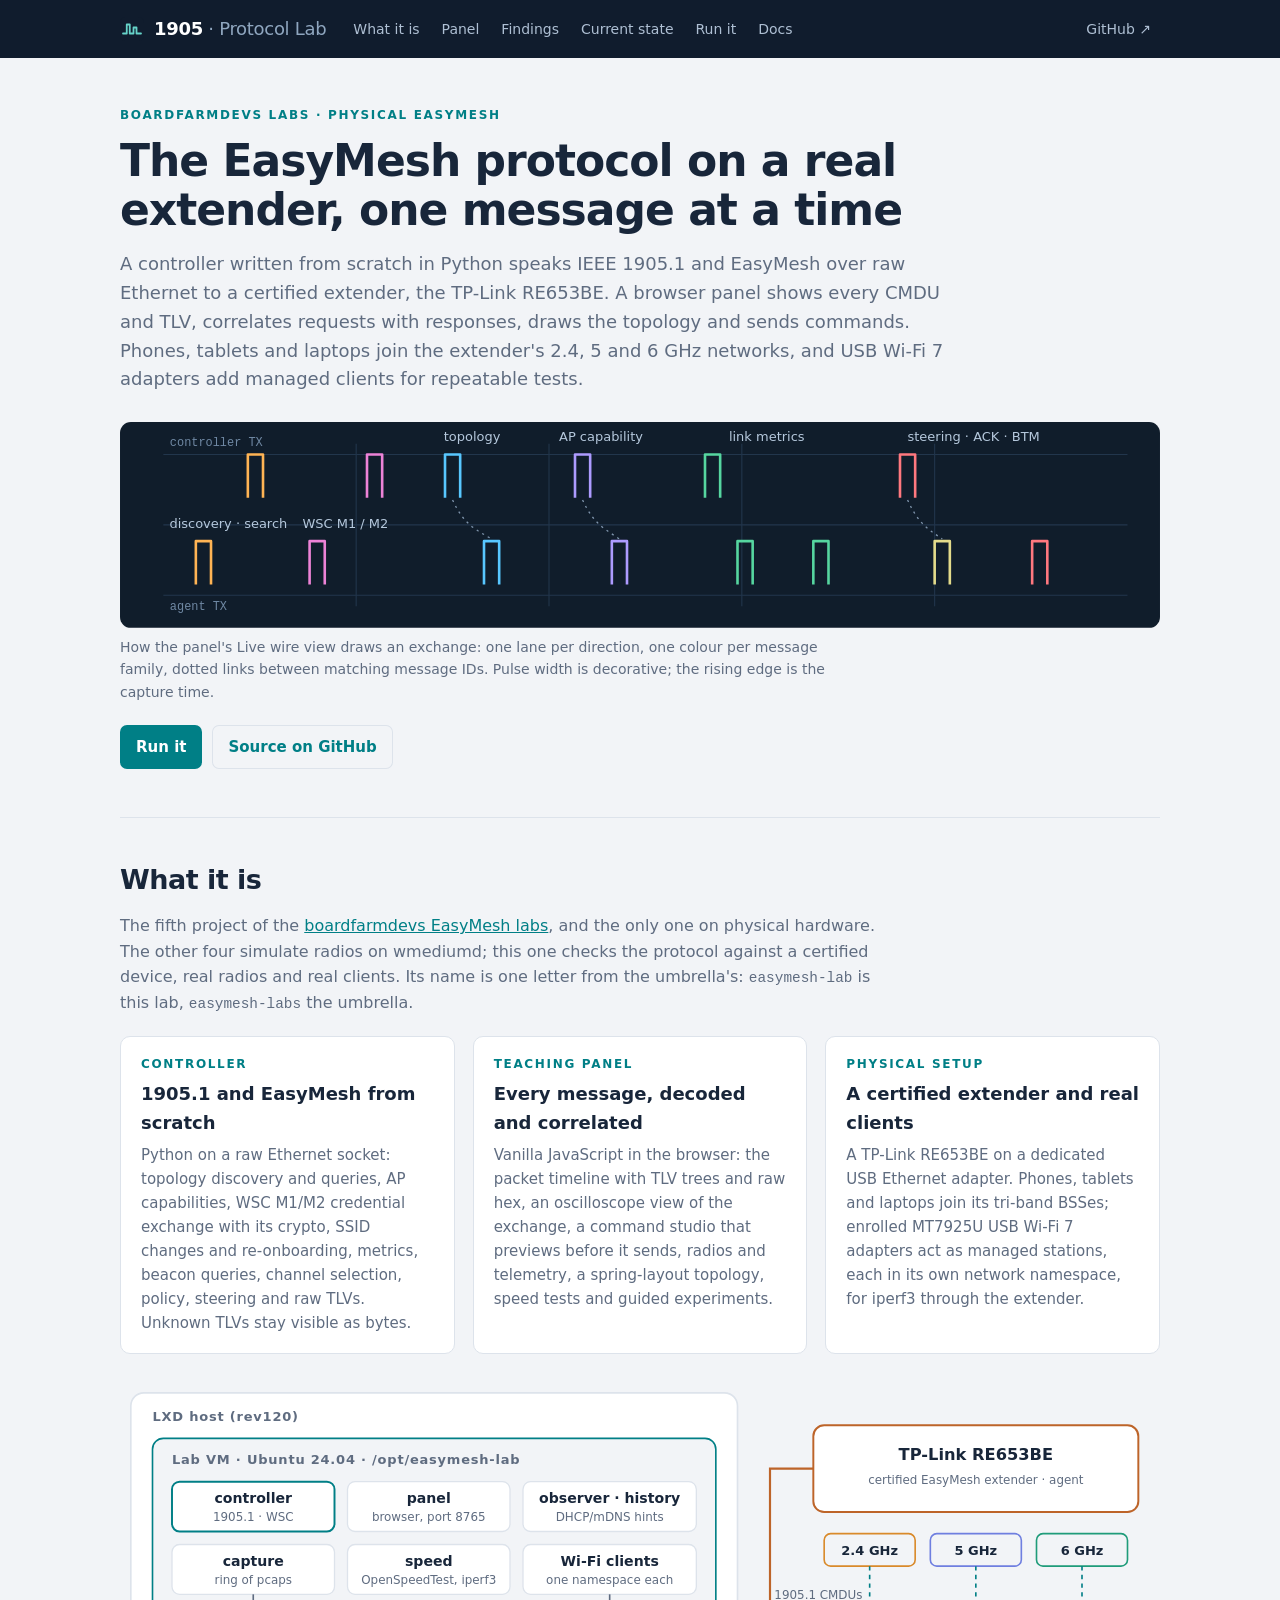
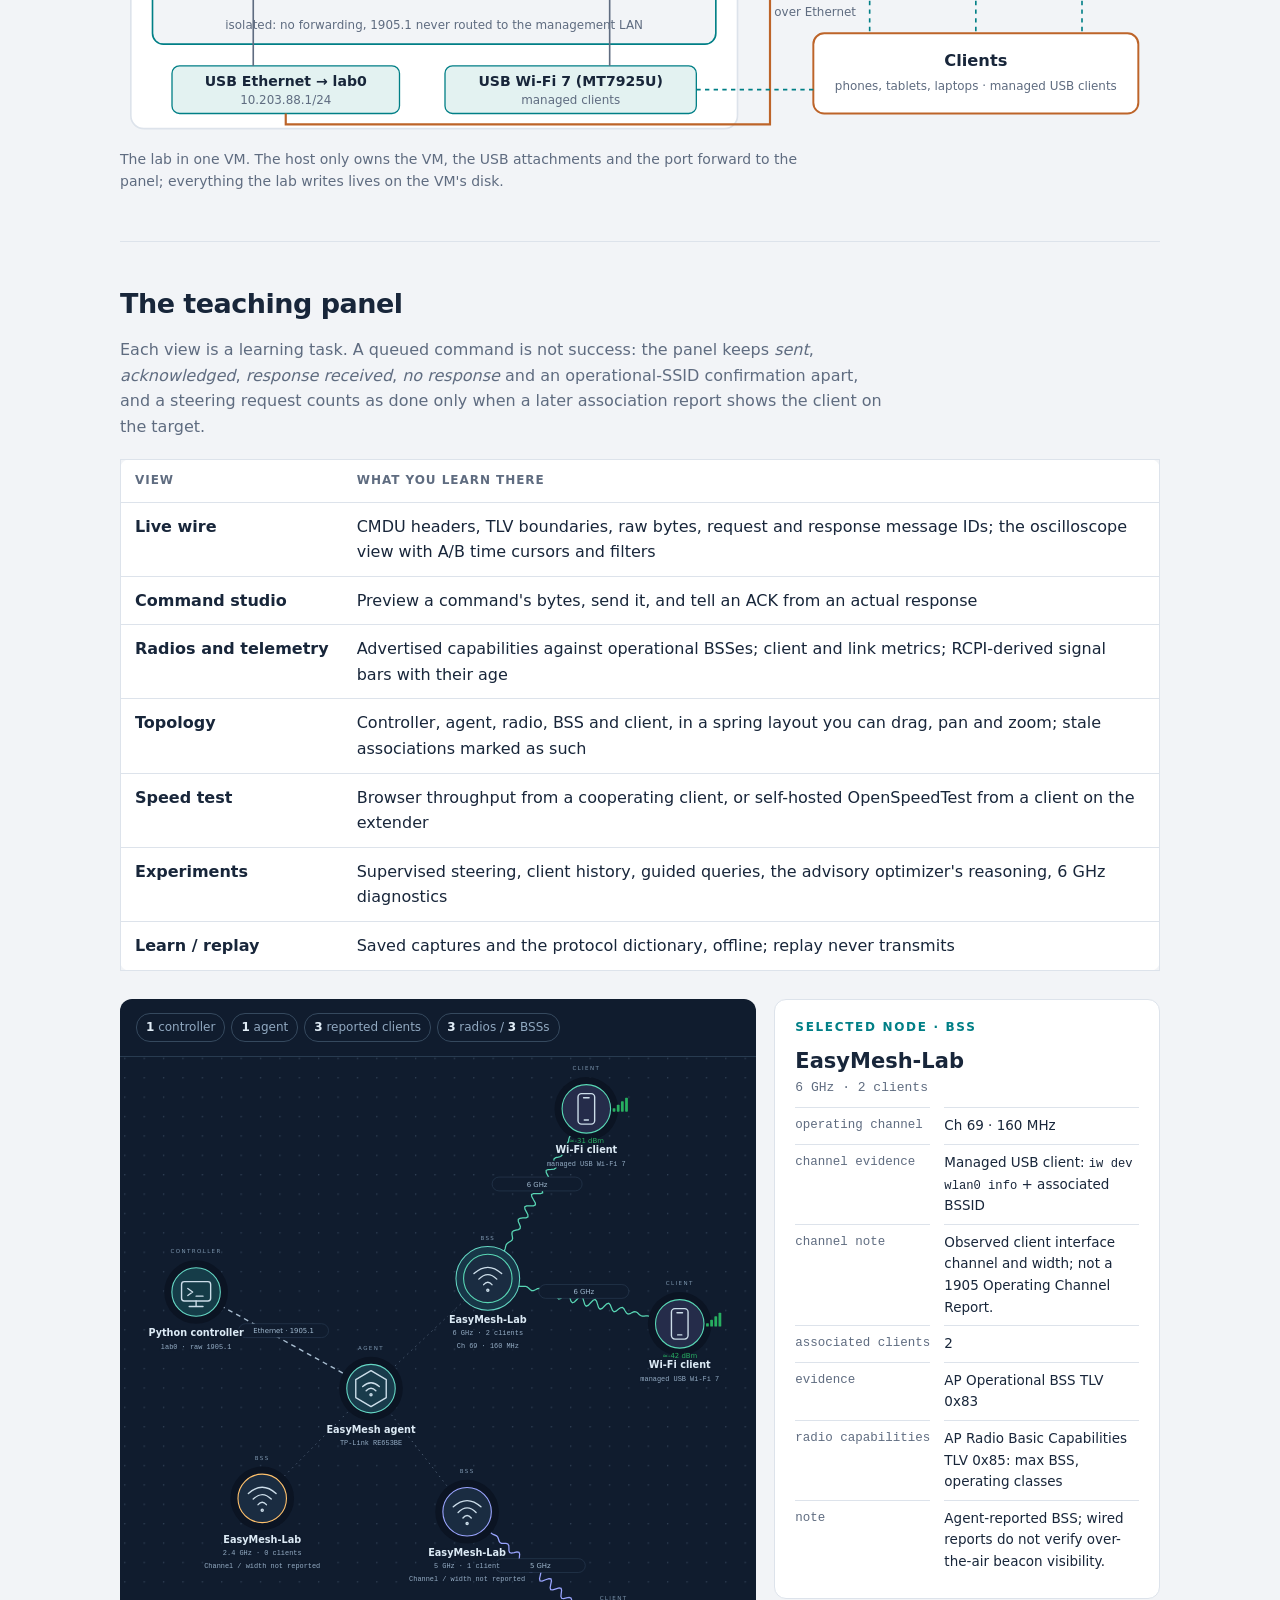
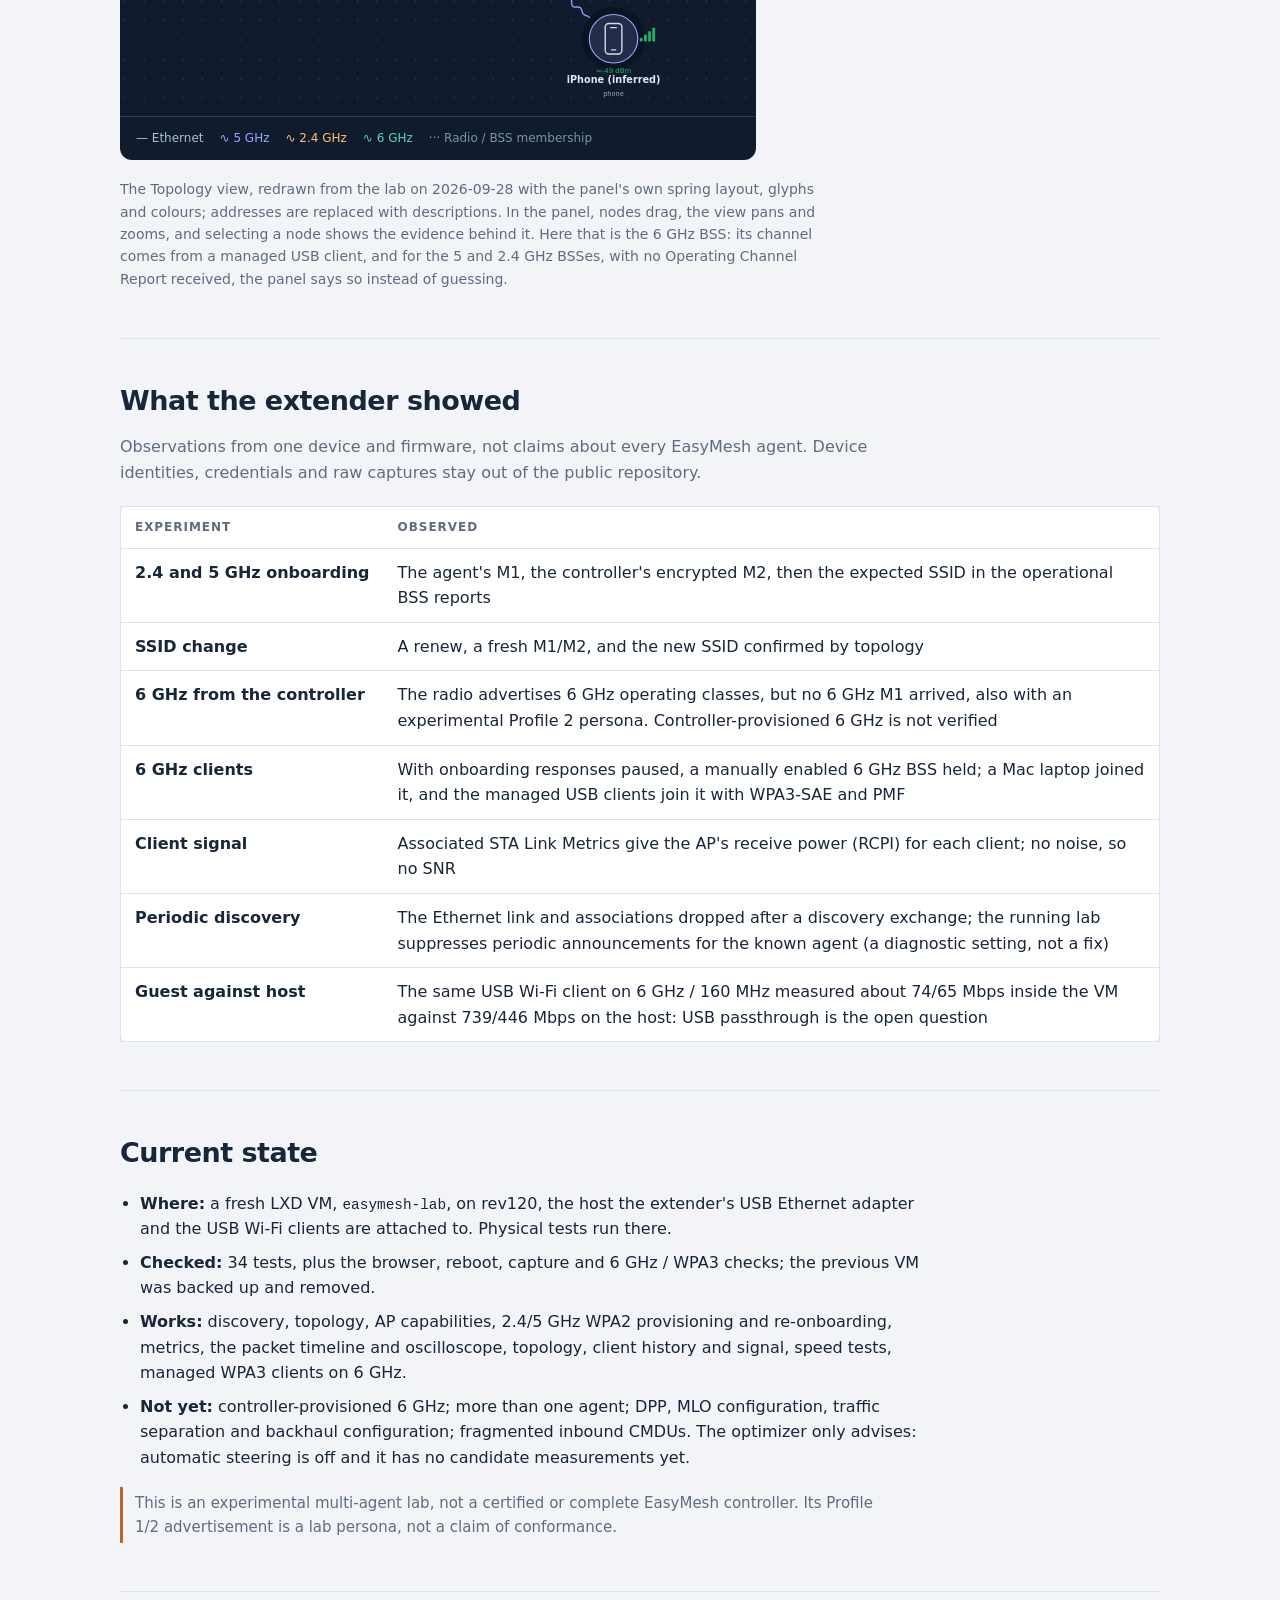
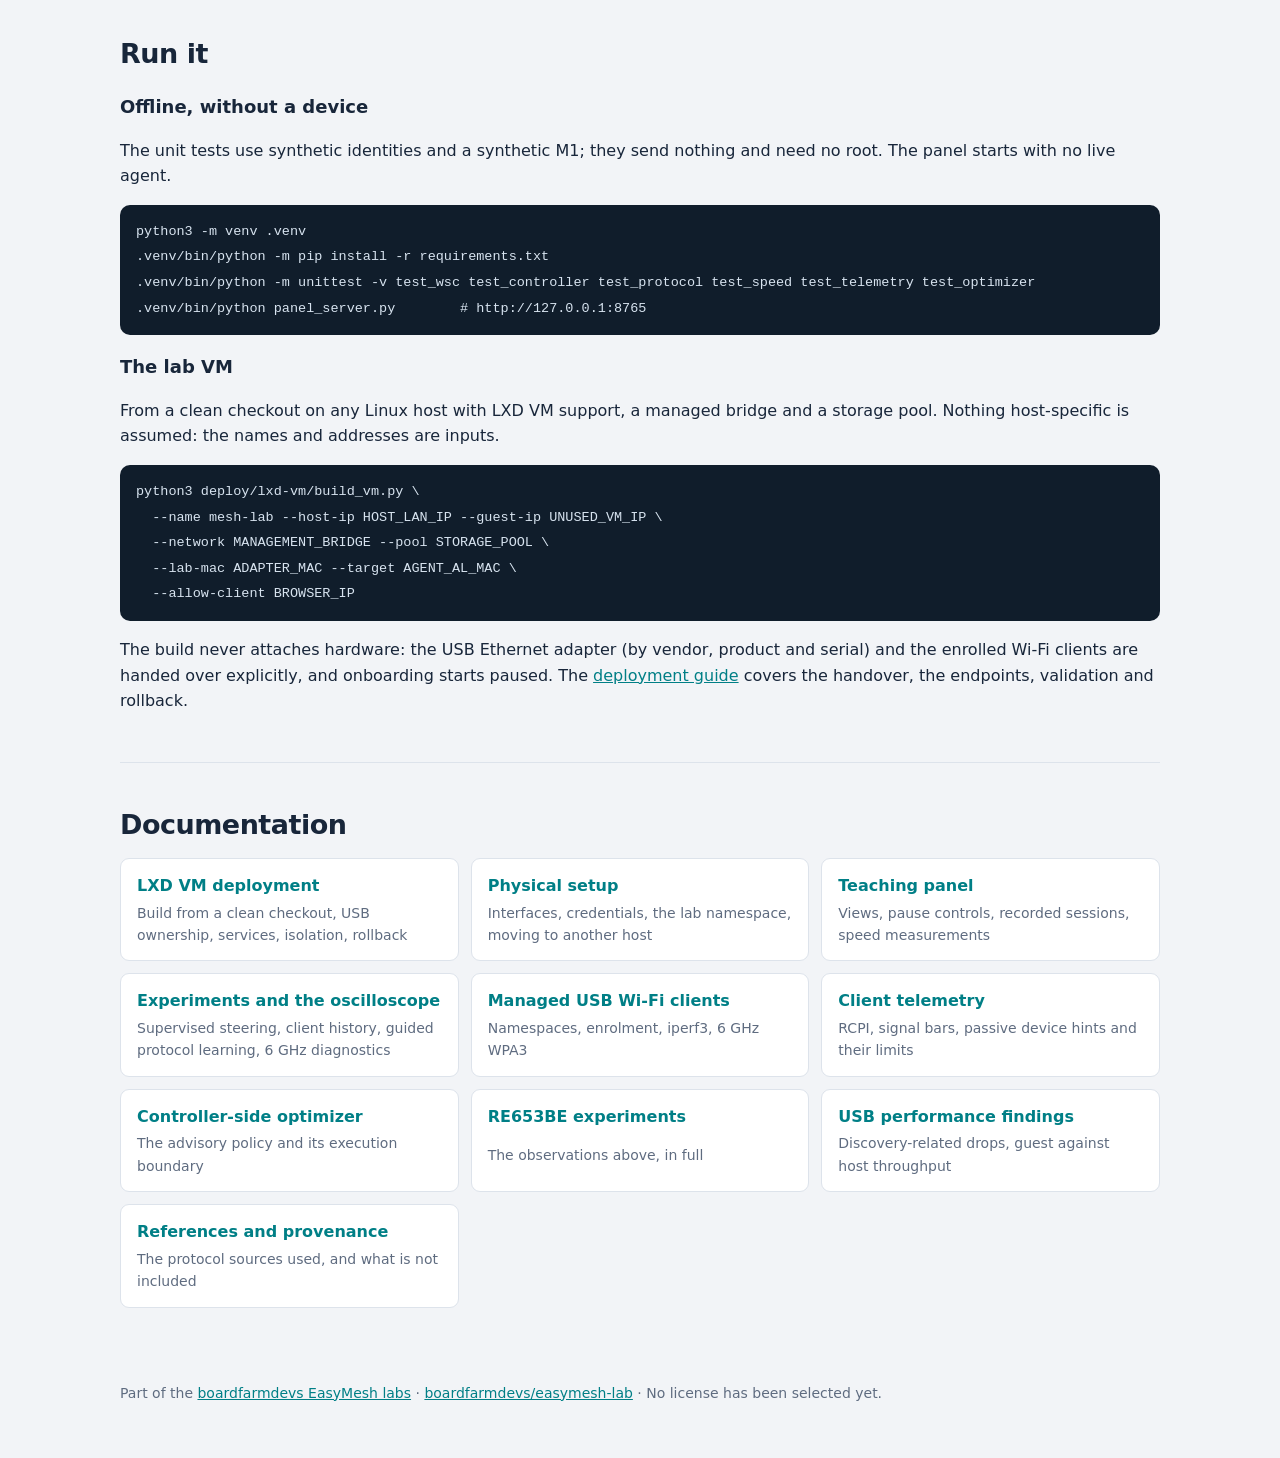
<file: site/index.html>
<!doctype html>
<html lang="en">
<head>
<meta charset="utf-8">
<meta name="viewport" content="width=device-width, initial-scale=1">
<title>EasyMesh Protocol Lab</title>
<meta name="description" content="A physical EasyMesh lab: a Python IEEE 1905.1 / EasyMesh controller written from scratch and a browser teaching panel, driving a certified TP-Link RE653BE extender with real tri-band clients.">
<link rel="icon" href="icon.svg" type="image/svg+xml">
<link rel="stylesheet" href="style.css">
</head>
<body>
<header class="top">
  <nav class="topnav" aria-label="Sections">
    <a class="brand" href="#top"><img src="icon.svg" width="24" height="24" alt=""><span>1905<span class="brand-sub"> · Protocol Lab</span></span></a>
    <div class="navlinks">
      <a href="#what">What it is</a>
      <a href="#panel">Panel</a>
      <a href="#findings">Findings</a>
      <a href="#state">Current state</a>
      <a href="#run">Run it</a>
      <a href="#docs">Docs</a>
    </div>
    <a class="repo" href="https://github.com/boardfarmdevs/easymesh-lab">GitHub&nbsp;↗</a>
  </nav>
</header>

<main id="top">
  <section class="hero">
    <p class="eyebrow">boardfarmdevs labs · Physical EasyMesh</p>
    <h1>The EasyMesh protocol on a real extender, one message at a time</h1>
    <p class="lead">A controller written from scratch in Python speaks IEEE 1905.1 and EasyMesh over
    raw Ethernet to a certified extender, the TP-Link RE653BE. A browser panel shows every CMDU and TLV,
    correlates requests with responses, draws the topology and sends commands. Phones, tablets and
    laptops join the extender's 2.4, 5 and 6 GHz networks, and USB Wi-Fi 7 adapters add managed clients
    for repeatable tests.</p>
    <figure class="scope" aria-labelledby="scope-caption">
      <svg viewBox="0 0 960 190" role="img" aria-label="A 1905.1 exchange drawn as an oscilloscope trace: discovery, autoconfiguration search and response, WSC M1 and M2, topology query and response, AP capability, metrics and a steering request with its ACK. Controller transmissions on the upper lane, agent transmissions on the lower lane.">
        <rect class="scope-bg" x="0" y="0" width="960" height="190" rx="10"/>
        <g class="grid">
          <path d="M40 30H930M40 95H930M40 160H930"/>
          <path d="M218 20V170M396 20V170M574 20V170M752 20V170"/>
        </g>
        <text class="lane" x="46" y="22">controller TX</text>
        <text class="lane" x="46" y="174">agent TX</text>
        <g class="pulses">
          <path class="p discovery" d="M70 150V110H84V150"/>
          <path class="p discovery" d="M118 70V30H132V70"/>
          <path class="p wsc" d="M175 150V110H189V150"/>
          <path class="p wsc" d="M228 70V30H242V70"/>
          <path class="p topology" d="M300 70V30H314V70"/>
          <path class="p topology" d="M336 150V110H350V150"/>
          <path class="p capability" d="M420 70V30H434V70"/>
          <path class="p capability" d="M454 150V110H468V150"/>
          <path class="p metrics" d="M540 70V30H554V70"/>
          <path class="p metrics" d="M570 150V110H584V150"/>
          <path class="p metrics" d="M640 150V110H654V150"/>
          <path class="p steering" d="M720 70V30H734V70"/>
          <path class="p ack" d="M752 150V110H766V150"/>
          <path class="p steering" d="M842 150V110H856V150"/>
        </g>
        <g class="mid">
          <path d="M307 72C318 96 330 100 343 108"/>
          <path d="M427 72C438 96 450 100 461 108"/>
          <path d="M727 72C738 96 748 100 759 108"/>
        </g>
        <g class="labels">
          <text x="100" y="98">discovery · search</text>
          <text x="208" y="98">WSC M1 / M2</text>
          <text x="325" y="18">topology</text>
          <text x="444" y="18">AP capability</text>
          <text x="597" y="18">link metrics</text>
          <text x="788" y="18">steering · ACK · BTM</text>
        </g>
      </svg>
      <figcaption id="scope-caption">How the panel's Live wire view draws an exchange: one lane per direction,
      one colour per message family, dotted links between matching message IDs. Pulse width is
      decorative; the rising edge is the capture time.</figcaption>
    </figure>
    <p class="hero-actions"><a class="button" href="#run">Run it</a> <a class="button ghost" href="https://github.com/boardfarmdevs/easymesh-lab">Source on GitHub</a></p>
  </section>

  <section id="what">
    <h2>What it is</h2>
    <p class="section-lead">The fifth project of the <a href="https://mesh.vcpe.dev/">boardfarmdevs EasyMesh labs</a>,
    and the only one on physical hardware. The other four simulate radios on wmediumd; this one checks the
    protocol against a certified device, real radios and real clients. Its name is one letter from the
    umbrella's: <code>easymesh-lab</code> is this lab, <code>easymesh-labs</code> the umbrella.</p>
    <div class="cards">
      <article class="card">
        <p class="tag">Controller</p>
        <h3>1905.1 and EasyMesh from scratch</h3>
        <p>Python on a raw Ethernet socket: topology discovery and queries, AP capabilities, WSC M1/M2
        credential exchange with its crypto, SSID changes and re-onboarding, metrics, beacon queries,
        channel selection, policy, steering and raw TLVs. Unknown TLVs stay visible as bytes.</p>
      </article>
      <article class="card">
        <p class="tag">Teaching panel</p>
        <h3>Every message, decoded and correlated</h3>
        <p>Vanilla JavaScript in the browser: the packet timeline with TLV trees and raw hex, an
        oscilloscope view of the exchange, a command studio that previews before it sends, radios and
        telemetry, a spring-layout topology, speed tests and guided experiments.</p>
      </article>
      <article class="card">
        <p class="tag">Physical setup</p>
        <h3>A certified extender and real clients</h3>
        <p>A TP-Link RE653BE on a dedicated USB Ethernet adapter. Phones, tablets and laptops join its
        tri-band BSSes; enrolled MT7925U USB Wi-Fi 7 adapters act as managed stations, each in its own
        network namespace, for iperf3 through the extender.</p>
      </article>
    </div>

    <figure class="diagram">
      <svg viewBox="0 0 960 330" role="img" aria-label="Layout: an LXD host runs the lab VM with the controller, panel, observer, capture, speed and OpenSpeedTest services. A dedicated USB Ethernet adapter, passed into the VM as lab0, carries IEEE 1905.1 to the TP-Link RE653BE extender. The extender's 2.4, 5 and 6 GHz radios serve phones, tablets and laptops, and USB Wi-Fi clients passed into the VM, each in its own namespace.">
        <rect class="zone" x="10" y="10" width="560" height="310" rx="12"/>
        <text class="zone-t" x="30" y="36">LXD host (rev120)</text>
        <rect class="zone vm" x="30" y="52" width="520" height="190" rx="10"/>
        <text class="zone-t" x="48" y="76">Lab VM · Ubuntu 24.04 · /opt/easymesh-lab</text>
        <rect class="svc ctl" x="48" y="92" width="150" height="46" rx="7"/>
        <text class="svc-t" x="123" y="112">controller</text><text class="svc-s" x="123" y="128">1905.1 · WSC</text>
        <rect class="svc" x="210" y="92" width="150" height="46" rx="7"/>
        <text class="svc-t" x="285" y="112">panel</text><text class="svc-s" x="285" y="128">browser, port 8765</text>
        <rect class="svc" x="372" y="92" width="160" height="46" rx="7"/>
        <text class="svc-t" x="452" y="112">observer · history</text><text class="svc-s" x="452" y="128">DHCP/mDNS hints</text>
        <rect class="svc" x="48" y="150" width="150" height="46" rx="7"/>
        <text class="svc-t" x="123" y="170">capture</text><text class="svc-s" x="123" y="186">ring of pcaps</text>
        <rect class="svc" x="210" y="150" width="150" height="46" rx="7"/>
        <text class="svc-t" x="285" y="170">speed</text><text class="svc-s" x="285" y="186">OpenSpeedTest, iperf3</text>
        <rect class="svc" x="372" y="150" width="160" height="46" rx="7"/>
        <text class="svc-t" x="452" y="170">Wi-Fi clients</text><text class="svc-s" x="452" y="186">one namespace each</text>
        <text class="svc-s" x="290" y="228">isolated: no forwarding, 1905.1 never routed to the management LAN</text>
        <rect class="usb" x="48" y="262" width="210" height="44" rx="7"/>
        <text class="svc-t" x="153" y="281">USB Ethernet → lab0</text><text class="svc-s" x="153" y="297">10.203.88.1/24</text>
        <rect class="usb" x="300" y="262" width="232" height="44" rx="7"/>
        <text class="svc-t" x="416" y="281">USB Wi-Fi 7 (MT7925U)</text><text class="svc-s" x="416" y="297">managed clients</text>
        <path class="wire" d="M123 196V262"/>
        <path class="wire" d="M452 196V262"/>
        <rect class="dev" x="640" y="40" width="300" height="80" rx="10"/>
        <text class="dev-t" x="790" y="72">TP-Link RE653BE</text>
        <text class="svc-s" x="790" y="94">certified EasyMesh extender · agent</text>
        <path class="wire eth" d="M153 306V316H600V80H640"/>
        <text class="svc-s" x="604" y="200" style="text-anchor:start">1905.1 CMDUs</text>
        <text class="svc-s" x="604" y="216" style="text-anchor:start">over Ethernet</text>
        <g class="bands">
          <rect class="band b24" x="650" y="140" width="84" height="30" rx="6"/><text x="692" y="160">2.4 GHz</text>
          <rect class="band b5" x="748" y="140" width="84" height="30" rx="6"/><text x="790" y="160">5 GHz</text>
          <rect class="band b6" x="846" y="140" width="84" height="30" rx="6"/><text x="888" y="160">6 GHz</text>
        </g>
        <path class="air" d="M692 170V232M790 170V232M888 170V232"/>
        <rect class="dev" x="640" y="232" width="300" height="74" rx="10"/>
        <text class="dev-t" x="790" y="262">Clients</text>
        <text class="svc-s" x="790" y="284">phones, tablets, laptops · managed USB clients</text>
        <path class="air" d="M532 284H640"/>
      </svg>
      <figcaption>The lab in one VM. The host only owns the VM, the USB attachments and the port forward to the
      panel; everything the lab writes lives on the VM's disk.</figcaption>
    </figure>
  </section>

  <section id="panel">
    <h2>The teaching panel</h2>
    <p class="section-lead">Each view is a learning task. A queued command is not success: the panel keeps
    <em>sent</em>, <em>acknowledged</em>, <em>response received</em>, <em>no response</em> and an operational-SSID
    confirmation apart, and a steering request counts as done only when a later association report shows the client
    on the target.</p>
    <div class="table-wrap"><table>
      <thead><tr><th>View</th><th>What you learn there</th></tr></thead>
      <tbody>
        <tr><td>Live wire</td><td>CMDU headers, TLV boundaries, raw bytes, request and response message IDs; the oscilloscope view with A/B time cursors and filters</td></tr>
        <tr><td>Command studio</td><td>Preview a command's bytes, send it, and tell an ACK from an actual response</td></tr>
        <tr><td>Radios and telemetry</td><td>Advertised capabilities against operational BSSes; client and link metrics; RCPI-derived signal bars with their age</td></tr>
        <tr><td>Topology</td><td>Controller, agent, radio, BSS and client, in a spring layout you can drag, pan and zoom; stale associations marked as such</td></tr>
        <tr><td>Speed test</td><td>Browser throughput from a cooperating client, or self-hosted OpenSpeedTest from a client on the extender</td></tr>
        <tr><td>Experiments</td><td>Supervised steering, client history, guided queries, the advisory optimizer's reasoning, 6 GHz diagnostics</td></tr>
        <tr><td>Learn / replay</td><td>Saved captures and the protocol dictionary, offline; replay never transmits</td></tr>
      </tbody>
    </table></div>
    <figure class="topo" aria-labelledby="topo-caption">
      <div class="mesh-card" style="background:#101c2e;color:#b3c7dc">
        <div class="mesh-toolbar"><span><b>1</b> controller</span><span><b>1</b> agent</span><span><b>3</b> reported clients</span><span><b>3</b> radios / <b>3</b> BSSs</span></div>
        <div class="mesh-stage">
          <svg class="mesh-svg" font-family="system-ui, sans-serif" viewBox="162 -141 919 952" role="img" aria-label="Topology example: the Python controller wired to the EasyMesh agent over Ethernet with IEEE 1905.1; the agent's three EasyMesh-Lab BSSes on 6, 5 and 2.4 GHz; two managed USB Wi-Fi 7 clients on the 6 GHz BSS at about -31 and -42 dBm and an iPhone on the 5 GHz BSS at about -49 dBm. The 6 GHz BSS, channel 69 at 160 MHz, is selected.">
<defs><pattern id="meshDots" width="28" height="28" patternUnits="userSpaceOnUse"><circle cx="1" cy="1" r="1" fill="#35475c"/></pattern></defs><rect x="162" y="-141" width="919" height="952" fill="#101c2e"/><rect x="162" y="-141" width="919" height="952" fill="url(#meshDots)"/>
<g class="mesh-edge wired"><path fill="none" stroke="#a9bed1" stroke-dasharray="7 6" stroke-width="2" d="M306.9 217.8L489.5 318.6"/><g class="edge-label" transform="translate(398.2 254.2)"><rect x="-65" y="-10" width="130" height="20" rx="10" fill="#101c2e" stroke="#30465d" stroke-width=".7"/><text text-anchor="middle" y="4" fill="#a2bbd1" font-size="10">Ethernet · 1905.1</text></g></g>
<g class="mesh-edge membership"><path fill="none" stroke="#65778e" stroke-dasharray="2 6" stroke-width="1" d="M553.6 310.4L664.1 206.2"/></g>
<g class="mesh-edge membership"><path fill="none" stroke="#65778e" stroke-dasharray="2 6" stroke-width="1" d="M549.1 369.4L638.7 484.2"/></g>
<g class="mesh-edge membership"><path fill="none" stroke="#65778e" stroke-dasharray="2 6" stroke-width="1" d="M496.4 366.3L395.5 468.0"/></g>
<g class="mesh-edge wireless"><path fill="none" stroke="#58d6b4" stroke-width="1.8" d="M713.3 144.2L714.7 142.1L716.3 140.1L717.6 137.9L718.4 135.4L718.9 132.8L719.7 130.3L721.2 128.2L723.5 126.6L726.1 125.2L728.2 123.5L729.0 121.0L728.6 117.9L728.0 114.6L728.3 111.8L730.3 110.0L733.7 109.1L737.4 108.3L739.8 106.8L740.2 104.0L738.8 100.3L737.2 96.4L737.2 93.5L739.6 91.9L743.9 91.5L748.4 91.2L751.2 89.8L751.1 86.9L749.0 82.7L746.8 78.5L746.5 75.4L749.2 74.0L754.1 73.9L759.2 73.9L762.0 72.6L761.8 69.6L759.2 65.2L756.7 60.7L756.3 57.6L759.2 56.3L764.4 56.4L769.5 56.4L772.4 55.2L772.0 52.0L769.5 47.6L766.9 43.2L766.7 40.1L769.6 38.8L774.6 38.8L779.5 38.7L782.2 37.4L781.9 34.3L779.7 30.0L777.6 25.8L777.5 22.9L780.3 21.5L784.8 21.2L789.1 20.8L791.5 19.3L791.5 16.3L789.9 12.4L788.5 8.7L788.9 6.0L791.3 4.4L795.0 3.7L798.4 2.7L800.4 0.9L800.7 -1.8L800.1 -5.1L799.8 -8.3L800.6 -10.7L802.6 -12.5L805.2 -13.9L807.5 -15.5L809.0 -17.6L809.8 -20.1L810.3 -22.7L811.1 -25.2L812.4 -27.3L814.0 -29.4L815.4 -31.5"/><g class="edge-label" transform="translate(764.4 42.4)"><rect x="-65" y="-10" width="130" height="20" rx="10" fill="#101c2e" stroke="#30465d" stroke-width=".7"/><text text-anchor="middle" y="4" fill="#a2bbd1" font-size="10">6 GHz</text></g></g>
<g class="mesh-edge wireless"><path fill="none" stroke="#58d6b4" stroke-width="1.8" d="M732.1 188.0L734.6 188.8L737.0 189.7L739.5 190.3L742.1 190.4L744.8 190.1L747.4 190.1L749.8 191.0L752.0 192.7L754.2 194.8L756.5 196.3L759.1 196.3L762.0 195.1L765.0 193.6L767.8 193.1L770.1 194.5L772.0 197.5L773.8 200.7L776.0 202.6L778.8 202.2L781.9 199.8L785.2 197.2L788.0 196.3L790.2 198.2L791.9 202.2L793.5 206.4L795.7 208.6L798.5 207.7L801.9 204.5L805.3 201.2L808.2 200.0L810.3 202.2L811.8 206.9L813.3 211.7L815.4 214.1L818.3 212.9L821.8 209.3L825.3 205.5L828.3 204.3L830.3 206.7L831.8 211.6L833.2 216.5L835.3 218.9L838.2 217.7L841.8 214.0L845.3 210.3L848.2 209.2L850.2 211.6L851.7 216.3L853.2 221.0L855.4 223.2L858.3 222.1L861.7 218.7L865.1 215.5L867.9 214.6L870.0 216.8L871.7 221.1L873.3 225.1L875.5 226.9L878.4 226.0L881.6 223.4L884.8 221.1L887.6 220.6L889.7 222.5L891.6 225.8L893.5 228.8L895.8 230.2L898.6 229.7L901.6 228.1L904.5 226.9L907.1 227.0L909.4 228.4L911.5 230.5L913.7 232.3L916.2 233.1L918.8 233.1L921.5 232.9L924.1 232.9L926.6 233.5L929.0 234.5L931.5 235.2"/><g class="edge-label" transform="translate(831.8 197.6)"><rect x="-65" y="-10" width="130" height="20" rx="10" fill="#101c2e" stroke="#30465d" stroke-width=".7"/><text text-anchor="middle" y="4" fill="#a2bbd1" font-size="10">6 GHz</text></g></g>
<g class="mesh-edge wireless"><path fill="none" stroke="#9aa5ff" stroke-width="1.8" d="M693.5 542.0L695.3 543.7L696.9 545.6L698.8 547.3L701.0 548.5L703.5 549.5L705.8 550.6L707.5 552.5L708.6 555.1L709.4 557.9L710.8 560.2L713.0 561.4L716.1 561.6L719.5 561.6L722.1 562.3L723.5 564.6L723.7 568.2L723.7 571.9L724.7 574.6L727.3 575.4L731.2 574.7L735.3 573.8L738.2 574.3L739.2 576.9L738.8 581.3L738.2 585.8L739.0 588.7L741.9 589.2L746.4 587.8L750.9 586.3L754.0 586.6L754.8 589.5L753.9 594.4L752.9 599.3L753.6 602.4L756.6 602.7L761.5 600.9L766.3 599.1L769.4 599.4L770.1 602.4L769.0 607.5L767.9 612.5L768.6 615.6L771.7 615.8L776.6 614.0L781.4 612.3L784.4 612.6L785.1 615.6L784.1 620.6L783.2 625.4L784.0 628.3L787.1 628.6L791.7 627.1L796.2 625.8L799.0 626.3L799.8 629.2L799.2 633.7L798.8 638.0L799.8 640.7L802.7 641.1L806.8 640.2L810.7 639.5L813.3 640.4L814.3 643.0L814.3 646.8L814.6 650.3L815.9 652.6L818.5 653.4L821.9 653.3L825.0 653.5L827.3 654.8L828.6 657.1L829.4 659.9L830.5 662.5L832.2 664.3L834.5 665.5L837.0 666.4L839.2 667.7L841.1 669.3L842.8 671.2L844.5 673.0"/><g class="edge-label" transform="translate(769.0 593.5)"><rect x="-65" y="-10" width="130" height="20" rx="10" fill="#101c2e" stroke="#30465d" stroke-width=".7"/><text text-anchor="middle" y="4" fill="#a2bbd1" font-size="10">5 GHz</text></g></g>
<g class="mesh-node controller" transform="translate(271.9 198.4)" color="#ccdde9"><circle class="node-halo" r="46" fill="#0b1423" stroke="none" stroke-width="1.5"/><circle class="node-disc" r="35" fill="#153c48" stroke="#64d6c3" stroke-width="1.6"/><g fill="none" stroke="currentColor" stroke-width="2" stroke-linecap="round" stroke-linejoin="round"><rect x="-21" y="-15" width="42" height="28" rx="4"/><path d="M-10 21H10M0 13V21M-12 -5L-5 0L-12 5M0 6H10"/></g><text class="node-kind" text-anchor="middle" y="-56" fill="#7d96ae" font-size="8" letter-spacing="2">CONTROLLER</text><text class="node-title" text-anchor="middle" y="64" fill="#dceaf5" font-size="14" font-weight="600">Python controller</text><text class="node-sub" font-family="ui-monospace, SFMono-Regular, Consolas, Menlo, monospace" text-anchor="middle" y="82" fill="#94acc4" font-size="10">lab0 · raw 1905.1</text></g>
<g class="mesh-node agent" transform="translate(524.5 337.9)" color="#ccdde9"><circle class="node-halo" r="46" fill="#0b1423" stroke="none" stroke-width="1.5"/><circle class="node-disc" r="35" fill="#193b4b" stroke="#64d6c3" stroke-width="1.6"/><g fill="none" stroke="currentColor" stroke-width="2" stroke-linecap="round" stroke-linejoin="round"><path d="M-22 -13L0 -26L22 -13V13L0 26L-22 13Z"/><path d="M-12 -3Q0 -14 12 -3M-7 3Q0 -4 7 3"/><circle cx="0" cy="9" r="1.5"/></g><text class="node-kind" text-anchor="middle" y="-56" fill="#7d96ae" font-size="8" letter-spacing="2">AGENT</text><text class="node-title" text-anchor="middle" y="64" fill="#dceaf5" font-size="14" font-weight="600">EasyMesh agent</text><text class="node-sub" font-family="ui-monospace, SFMono-Regular, Consolas, Menlo, monospace" text-anchor="middle" y="82" fill="#94acc4" font-size="10">TP-Link RE653BE</text></g>
<g class="mesh-node bss selected" transform="translate(693.2 178.8)" color="#ccdde9"><circle class="node-halo" r="46" fill="#173647" stroke="#64d6c3" stroke-width="1.5"/><circle class="node-disc" r="35" fill="#1a2c41" stroke="#58d6b4" stroke-width="1.6"/><g fill="none" stroke="currentColor" stroke-width="2" stroke-linecap="round" stroke-linejoin="round"><path d="M-20 -7Q0 -25 20 -7M-13 1Q0 -12 13 1M-6 9Q0 2 6 9"/><circle cx="0" cy="17" r="1.5"/></g><text class="node-kind" text-anchor="middle" y="-56" fill="#7d96ae" font-size="8" letter-spacing="2">BSS</text><text class="node-title" text-anchor="middle" y="64" fill="#dceaf5" font-size="14" font-weight="600">EasyMesh-Lab</text><text class="node-sub" font-family="ui-monospace, SFMono-Regular, Consolas, Menlo, monospace" text-anchor="middle" y="82" fill="#94acc4" font-size="10">6 GHz · 2 clients</text><text class="node-sub" font-family="ui-monospace, SFMono-Regular, Consolas, Menlo, monospace" text-anchor="middle" y="100" fill="#94acc4" font-size="10">Ch 69 · 160 MHz</text></g>
<g class="mesh-node bss" transform="translate(663.3 515.7)" color="#ccdde9"><circle class="node-halo" r="46" fill="#0b1423" stroke="none" stroke-width="1.5"/><circle class="node-disc" r="35" fill="#1a2c41" stroke="#9aa5ff" stroke-width="1.6"/><g fill="none" stroke="currentColor" stroke-width="2" stroke-linecap="round" stroke-linejoin="round"><path d="M-20 -7Q0 -25 20 -7M-13 1Q0 -12 13 1M-6 9Q0 2 6 9"/><circle cx="0" cy="17" r="1.5"/></g><text class="node-kind" text-anchor="middle" y="-56" fill="#7d96ae" font-size="8" letter-spacing="2">BSS</text><text class="node-title" text-anchor="middle" y="64" fill="#dceaf5" font-size="14" font-weight="600">EasyMesh-Lab</text><text class="node-sub" font-family="ui-monospace, SFMono-Regular, Consolas, Menlo, monospace" text-anchor="middle" y="82" fill="#94acc4" font-size="10">5 GHz · 1 client</text><text class="node-sub" font-family="ui-monospace, SFMono-Regular, Consolas, Menlo, monospace" text-anchor="middle" y="100" fill="#94acc4" font-size="10">Channel / width not reported</text></g>
<g class="mesh-node bss" transform="translate(367.4 496.5)" color="#ccdde9"><circle class="node-halo" r="46" fill="#0b1423" stroke="none" stroke-width="1.5"/><circle class="node-disc" r="35" fill="#1a2c41" stroke="#ffc16c" stroke-width="1.6"/><g fill="none" stroke="currentColor" stroke-width="2" stroke-linecap="round" stroke-linejoin="round"><path d="M-20 -7Q0 -25 20 -7M-13 1Q0 -12 13 1M-6 9Q0 2 6 9"/><circle cx="0" cy="17" r="1.5"/></g><text class="node-kind" text-anchor="middle" y="-56" fill="#7d96ae" font-size="8" letter-spacing="2">BSS</text><text class="node-title" text-anchor="middle" y="64" fill="#dceaf5" font-size="14" font-weight="600">EasyMesh-Lab</text><text class="node-sub" font-family="ui-monospace, SFMono-Regular, Consolas, Menlo, monospace" text-anchor="middle" y="82" fill="#94acc4" font-size="10">2.4 GHz · 0 clients</text><text class="node-sub" font-family="ui-monospace, SFMono-Regular, Consolas, Menlo, monospace" text-anchor="middle" y="100" fill="#94acc4" font-size="10">Channel / width not reported</text></g>
<g class="mesh-node client" transform="translate(835.5 -66.1)" color="#ccdde9"><circle class="node-halo" r="46" fill="#0b1423" stroke="none" stroke-width="1.5"/><circle class="node-disc" r="35" fill="#252c4a" stroke="#58d6b4" stroke-width="1.6"/><g fill="none" stroke="currentColor" stroke-width="2" stroke-linecap="round" stroke-linejoin="round"><rect x="-12" y="-22" width="24" height="44" rx="5"/><path d="M-4 -16H4M-3 16H3"/></g><g transform="translate(38,-16)"><rect x="0" y="15" width="4" height="5" rx="1" fill="#27ae60"/><rect x="6" y="10" width="4" height="10" rx="1" fill="#27ae60"/><rect x="12" y="5" width="4" height="15" rx="1" fill="#27ae60"/><rect x="18" y="0" width="4" height="20" rx="1" fill="#27ae60"/><text x="-38" y="66" text-anchor="middle" font-size="10" fill="#27ae60">≈-31 dBm</text></g><text class="node-kind" text-anchor="middle" y="-56" fill="#7d96ae" font-size="8" letter-spacing="2">CLIENT</text><text class="node-title" text-anchor="middle" y="64" fill="#dceaf5" font-size="14" font-weight="600">Wi-Fi client</text><text class="node-sub" font-family="ui-monospace, SFMono-Regular, Consolas, Menlo, monospace" text-anchor="middle" y="82" fill="#94acc4" font-size="10">managed USB Wi-Fi 7</text></g>
<g class="mesh-node client" transform="translate(970.4 244.4)" color="#ccdde9"><circle class="node-halo" r="46" fill="#0b1423" stroke="none" stroke-width="1.5"/><circle class="node-disc" r="35" fill="#252c4a" stroke="#58d6b4" stroke-width="1.6"/><g fill="none" stroke="currentColor" stroke-width="2" stroke-linecap="round" stroke-linejoin="round"><rect x="-12" y="-22" width="24" height="44" rx="5"/><path d="M-4 -16H4M-3 16H3"/></g><g transform="translate(38,-16)"><rect x="0" y="15" width="4" height="5" rx="1" fill="#27ae60"/><rect x="6" y="10" width="4" height="10" rx="1" fill="#27ae60"/><rect x="12" y="5" width="4" height="15" rx="1" fill="#27ae60"/><rect x="18" y="0" width="4" height="20" rx="1" fill="#27ae60"/><text x="-38" y="66" text-anchor="middle" font-size="10" fill="#27ae60">≈-42 dBm</text></g><text class="node-kind" text-anchor="middle" y="-56" fill="#7d96ae" font-size="8" letter-spacing="2">CLIENT</text><text class="node-title" text-anchor="middle" y="64" fill="#dceaf5" font-size="14" font-weight="600">Wi-Fi client</text><text class="node-sub" font-family="ui-monospace, SFMono-Regular, Consolas, Menlo, monospace" text-anchor="middle" y="82" fill="#94acc4" font-size="10">managed USB Wi-Fi 7</text></g>
<g class="mesh-node client" transform="translate(874.8 699.2)" color="#ccdde9"><circle class="node-halo" r="46" fill="#0b1423" stroke="none" stroke-width="1.5"/><circle class="node-disc" r="35" fill="#252c4a" stroke="#9aa5ff" stroke-width="1.6"/><g fill="none" stroke="currentColor" stroke-width="2" stroke-linecap="round" stroke-linejoin="round"><rect x="-12" y="-22" width="24" height="44" rx="5"/><path d="M-4 -16H4M-3 16H3"/></g><g transform="translate(38,-16)"><rect x="0" y="15" width="4" height="5" rx="1" fill="#27ae60"/><rect x="6" y="10" width="4" height="10" rx="1" fill="#27ae60"/><rect x="12" y="5" width="4" height="15" rx="1" fill="#27ae60"/><rect x="18" y="0" width="4" height="20" rx="1" fill="#27ae60"/><text x="-38" y="66" text-anchor="middle" font-size="10" fill="#27ae60">≈-49 dBm</text></g><text class="node-kind" text-anchor="middle" y="-56" fill="#7d96ae" font-size="8" letter-spacing="2">CLIENT</text><text class="node-title" text-anchor="middle" y="64" fill="#dceaf5" font-size="14" font-weight="600">iPhone (inferred)</text><text class="node-sub" font-family="ui-monospace, SFMono-Regular, Consolas, Menlo, monospace" text-anchor="middle" y="82" fill="#94acc4" font-size="10">phone</text></g>
</svg>
        </div>
        <div class="mesh-legend"><span class="mesh-wired">— Ethernet</span><span class="mesh-5">∿ 5 GHz</span><span class="mesh-24">∿ 2.4 GHz</span><span class="mesh-6">∿ 6 GHz</span><span class="mesh-member">··· Radio / BSS membership</span></div>
      </div>
      <aside class="inspector" aria-label="Selected node">
        <p class="tag">Selected node · BSS</p>
        <h3>EasyMesh-Lab</h3>
        <p class="inspector-sub">6 GHz · 2 clients</p>
        <dl>
          <dt>operating channel</dt><dd>Ch 69 · 160 MHz</dd>
          <dt>channel evidence</dt><dd>Managed USB client: <code>iw dev wlan0 info</code> + associated BSSID</dd>
          <dt>channel note</dt><dd>Observed client interface channel and width; not a 1905 Operating Channel Report.</dd>
          <dt>associated clients</dt><dd>2</dd>
          <dt>evidence</dt><dd>AP Operational BSS TLV 0x83</dd>
          <dt>radio capabilities</dt><dd>AP Radio Basic Capabilities TLV 0x85: max BSS, operating classes</dd>
          <dt>note</dt><dd>Agent-reported BSS; wired reports do not verify over-the-air beacon visibility.</dd>
        </dl>
      </aside>
      <figcaption id="topo-caption">The Topology view, redrawn from the lab on 2026-09-28 with the panel's own
      spring layout, glyphs and colours; addresses are replaced with descriptions. In the panel, nodes drag, the
      view pans and zooms, and selecting a node shows the evidence behind it. Here that is the 6 GHz BSS: its
      channel comes from a managed USB client, and for the 5 and 2.4 GHz BSSes, with no Operating Channel Report
      received, the panel says so instead of guessing.</figcaption>
    </figure>
  </section>

  <section id="findings">
    <h2>What the extender showed</h2>
    <p class="section-lead">Observations from one device and firmware, not claims about every EasyMesh agent.
    Device identities, credentials and raw captures stay out of the public repository.</p>
    <div class="table-wrap"><table>
      <thead><tr><th>Experiment</th><th>Observed</th></tr></thead>
      <tbody>
        <tr><td>2.4 and 5 GHz onboarding</td><td>The agent's M1, the controller's encrypted M2, then the expected SSID in the operational BSS reports</td></tr>
        <tr><td>SSID change</td><td>A renew, a fresh M1/M2, and the new SSID confirmed by topology</td></tr>
        <tr><td>6 GHz from the controller</td><td>The radio advertises 6 GHz operating classes, but no 6 GHz M1 arrived, also with an experimental Profile 2 persona. Controller-provisioned 6 GHz is not verified</td></tr>
        <tr><td>6 GHz clients</td><td>With onboarding responses paused, a manually enabled 6 GHz BSS held; a Mac laptop joined it, and the managed USB clients join it with WPA3-SAE and PMF</td></tr>
        <tr><td>Client signal</td><td>Associated STA Link Metrics give the AP's receive power (RCPI) for each client; no noise, so no SNR</td></tr>
        <tr><td>Periodic discovery</td><td>The Ethernet link and associations dropped after a discovery exchange; the running lab suppresses periodic announcements for the known agent (a diagnostic setting, not a fix)</td></tr>
        <tr><td>Guest against host</td><td>The same USB Wi-Fi client on 6 GHz / 160 MHz measured about 74/65 Mbps inside the VM against 739/446 Mbps on the host: USB passthrough is the open question</td></tr>
      </tbody>
    </table></div>
  </section>

  <section id="state">
    <h2>Current state</h2>
    <ul class="facts">
      <li><b>Where:</b> a fresh LXD VM, <code>easymesh-lab</code>, on rev120, the host the extender's USB Ethernet adapter and the USB Wi-Fi clients are attached to. Physical tests run there.</li>
      <li><b>Checked:</b> 34 tests, plus the browser, reboot, capture and 6 GHz / WPA3 checks; the previous VM was backed up and removed.</li>
      <li><b>Works:</b> discovery, topology, AP capabilities, 2.4/5 GHz WPA2 provisioning and re-onboarding, metrics, the packet timeline and oscilloscope, topology, client history and signal, speed tests, managed WPA3 clients on 6 GHz.</li>
      <li><b>Not yet:</b> controller-provisioned 6 GHz; more than one agent; DPP, MLO configuration, traffic separation and backhaul configuration; fragmented inbound CMDUs. The optimizer only advises: automatic steering is off and it has no candidate measurements yet.</li>
    </ul>
    <p class="note">This is an experimental multi-agent lab, not a certified or complete EasyMesh controller. Its
    Profile 1/2 advertisement is a lab persona, not a claim of conformance.</p>
  </section>

  <section id="run">
    <h2>Run it</h2>
    <h3>Offline, without a device</h3>
    <p>The unit tests use synthetic identities and a synthetic M1; they send nothing and need no root.
    The panel starts with no live agent.</p>
<pre><code>python3 -m venv .venv
.venv/bin/python -m pip install -r requirements.txt
.venv/bin/python -m unittest -v test_wsc test_controller test_protocol test_speed test_telemetry test_optimizer
.venv/bin/python panel_server.py        # http://127.0.0.1:8765</code></pre>
    <h3>The lab VM</h3>
    <p>From a clean checkout on any Linux host with LXD VM support, a managed bridge and a storage pool.
    Nothing host-specific is assumed: the names and addresses are inputs.</p>
<pre><code>python3 deploy/lxd-vm/build_vm.py \
  --name mesh-lab --host-ip HOST_LAN_IP --guest-ip UNUSED_VM_IP \
  --network MANAGEMENT_BRIDGE --pool STORAGE_POOL \
  --lab-mac ADAPTER_MAC --target AGENT_AL_MAC \
  --allow-client BROWSER_IP</code></pre>
    <p>The build never attaches hardware: the USB Ethernet adapter (by vendor, product and serial) and the
    enrolled Wi-Fi clients are handed over explicitly, and onboarding starts paused. The
    <a href="https://github.com/boardfarmdevs/easymesh-lab/blob/main/deploy/lxd-vm/README.md">deployment guide</a>
    covers the handover, the endpoints, validation and rollback.</p>
  </section>

  <section id="docs">
    <h2>Documentation</h2>
    <div class="doc-grid">
      <a class="doc" href="https://github.com/boardfarmdevs/easymesh-lab/blob/main/deploy/lxd-vm/README.md"><b>LXD VM deployment</b><span>Build from a clean checkout, USB ownership, services, isolation, rollback</span></a>
      <a class="doc" href="https://github.com/boardfarmdevs/easymesh-lab/blob/main/docs/guides/physical-setup.md"><b>Physical setup</b><span>Interfaces, credentials, the lab namespace, moving to another host</span></a>
      <a class="doc" href="https://github.com/boardfarmdevs/easymesh-lab/blob/main/docs/guides/teaching-panel.md"><b>Teaching panel</b><span>Views, pause controls, recorded sessions, speed measurements</span></a>
      <a class="doc" href="https://github.com/boardfarmdevs/easymesh-lab/blob/main/docs/guides/experiments.md"><b>Experiments and the oscilloscope</b><span>Supervised steering, client history, guided protocol learning, 6 GHz diagnostics</span></a>
      <a class="doc" href="https://github.com/boardfarmdevs/easymesh-lab/blob/main/docs/guides/usb-wifi-clients.md"><b>Managed USB Wi-Fi clients</b><span>Namespaces, enrolment, iperf3, 6 GHz WPA3</span></a>
      <a class="doc" href="https://github.com/boardfarmdevs/easymesh-lab/blob/main/docs/concepts/client-telemetry.md"><b>Client telemetry</b><span>RCPI, signal bars, passive device hints and their limits</span></a>
      <a class="doc" href="https://github.com/boardfarmdevs/easymesh-lab/blob/main/docs/concepts/optimizer.md"><b>Controller-side optimizer</b><span>The advisory policy and its execution boundary</span></a>
      <a class="doc" href="https://github.com/boardfarmdevs/easymesh-lab/blob/main/docs/records/re653be-experiments.md"><b>RE653BE experiments</b><span>The observations above, in full</span></a>
      <a class="doc" href="https://github.com/boardfarmdevs/easymesh-lab/blob/main/docs/records/usb-performance.md"><b>USB performance findings</b><span>Discovery-related drops, guest against host throughput</span></a>
      <a class="doc" href="https://github.com/boardfarmdevs/easymesh-lab/blob/main/docs/reference/references.md"><b>References and provenance</b><span>The protocol sources used, and what is not included</span></a>
    </div>
  </section>
</main>

<footer class="foot">
  <p>Part of the <a href="https://mesh.vcpe.dev/">boardfarmdevs EasyMesh labs</a> ·
  <a href="https://github.com/boardfarmdevs/easymesh-lab">boardfarmdevs/easymesh-lab</a> · No license has been selected yet.</p>
</footer>
</body>
</html>
</file>
<file: site/style.css>
/* EasyMesh Protocol Lab. The teaching panel's palette: navy, cyan (received, EasyMesh),
   orange (transmitted), and the message-family colours of its oscilloscope. */
:root {
  --bg: #f2f4f7; --paper: #ffffff; --ink: #18263a; --muted: #5f6c80; --line: #dde3eb;
  --nav: #101c2d; --cyan: #007f86; --cyan-soft: #e3f2f1; --orange: #bd6429;
  --scope: #101d2b; --scope-grid: #22364c; --scope-ink: #b5c8dc;
  --topology: #58c7ff; --discovery: #ffb454; --wsc: #ed83d7; --capability: #ad9bff;
  --metrics: #56d6a0; --steering: #ff787f; --ack: #e3db8b;
  --b24: #d98a2b; --b5: #6f7fe0; --b6: #1f9c7a;
  --mono: ui-monospace, SFMono-Regular, Consolas, Menlo, monospace;
  color-scheme: light;
}
@media (prefers-color-scheme: dark) {
  :root:not([data-theme="light"]) {
    --bg: #0c131d; --paper: #121c2a; --ink: #e2eaf3; --muted: #97a6b8; --line: #243345;
    --cyan: #4fc9c3; --cyan-soft: #10302f; --orange: #eb9a5c;
    --b24: #f0a54b; --b5: #9aa5ff; --b6: #4fd0aa;
    color-scheme: dark;
  }
}
:root[data-theme="dark"] {
  --bg: #0c131d; --paper: #121c2a; --ink: #e2eaf3; --muted: #97a6b8; --line: #243345;
  --cyan: #4fc9c3; --cyan-soft: #10302f; --orange: #eb9a5c;
  --b24: #f0a54b; --b5: #9aa5ff; --b6: #4fd0aa;
  color-scheme: dark;
}
* { box-sizing: border-box; }
html { scroll-behavior: smooth; }
body {
  margin: 0; background: var(--bg); color: var(--ink);
  font: 16px/1.6 Inter, system-ui, -apple-system, "Segoe UI", Roboto, sans-serif;
}
a { color: var(--cyan); }
code { font: 0.9em/1.5 var(--mono); }

.top { background: var(--nav); color: #cad5e5; }
.topnav {
  display: flex; align-items: center; gap: 18px; max-width: 1080px; margin: 0 auto;
  padding: 12px 20px; flex-wrap: wrap;
}
.brand { display: flex; align-items: center; gap: 10px; color: #fff; text-decoration: none; font-weight: 600; font-size: 18px; letter-spacing: -0.3px; }
.brand-sub { color: #8fa6bf; font-weight: 400; }
.navlinks { display: flex; gap: 4px; flex-wrap: wrap; }
.navlinks a, .repo { color: #aebfd3; text-decoration: none; font-size: 14px; padding: 6px 9px; border-radius: 6px; }
.navlinks a:hover, .repo:hover { background: #1a2b40; color: #fff; }
.repo { margin-left: auto; }

main { max-width: 1080px; margin: 0 auto; padding: 40px 20px 60px; }
section { margin-top: 48px; }
section + section { border-top: 1px solid var(--line); padding-top: 40px; }
.hero { margin-top: 8px; }
.eyebrow, .tag {
  margin: 0; color: var(--cyan); font-size: 12px; font-weight: 700;
  letter-spacing: 0.14em; text-transform: uppercase;
}
h1 { font-size: clamp(30px, 4.6vw, 44px); line-height: 1.12; letter-spacing: -1px; margin: 10px 0 16px; text-wrap: balance; font-weight: 650; }
h2 { font-size: 27px; letter-spacing: -0.5px; margin: 0 0 12px; }
h3 { font-size: 18px; margin: 18px 0 6px; }
.lead { color: var(--muted); font-size: 18px; max-width: 72ch; margin: 0; }
.section-lead { color: var(--muted); max-width: 75ch; margin: 0 0 20px; }

.scope { margin: 28px 0 0; }
.scope svg { width: 100%; height: auto; display: block; }
.scope-bg { fill: var(--scope); }
.scope .grid path { stroke: var(--scope-grid); stroke-width: 1; fill: none; }
.scope .lane { fill: #6f88a3; font: 11px var(--mono); }
.scope .p { fill: none; stroke-width: 2.4; stroke-linejoin: round; }
.p.topology { stroke: var(--topology); }
.p.discovery { stroke: var(--discovery); }
.p.wsc { stroke: var(--wsc); }
.p.capability { stroke: var(--capability); }
.p.metrics { stroke: var(--metrics); }
.p.steering { stroke: var(--steering); }
.p.ack { stroke: var(--ack); }
.scope .mid path { stroke: #7f95ad; stroke-width: 1.2; stroke-dasharray: 2 4; fill: none; }
.scope .labels text { fill: var(--scope-ink); font: 12px system-ui, sans-serif; text-anchor: middle; }
figcaption { color: var(--muted); font-size: 14px; margin-top: 8px; max-width: 80ch; }
.hero-actions { display: flex; gap: 10px; flex-wrap: wrap; margin: 22px 0 0; }
.button {
  display: inline-block; background: var(--cyan); color: #fff; text-decoration: none;
  padding: 10px 16px; border-radius: 7px; font-weight: 600; font-size: 15px;
}
.button.ghost { background: transparent; color: var(--cyan); box-shadow: inset 0 0 0 1px var(--line); }

.cards { display: grid; grid-template-columns: repeat(auto-fit, minmax(min(100%, 290px), 1fr)); gap: 18px; }
.card { background: var(--paper); border: 1px solid var(--line); border-radius: 10px; padding: 18px 20px; }
.card h3 { margin-top: 6px; }
.card p:last-child { color: var(--muted); margin: 6px 0 0; font-size: 15px; }

.diagram { margin: 28px 0 0; }
.diagram svg { width: 100%; height: auto; display: block; }
.zone { fill: var(--paper); stroke: var(--line); stroke-width: 1.5; }
.zone.vm { fill: var(--bg); stroke: var(--cyan); }
.zone-t { fill: var(--muted); font: 600 12px system-ui, sans-serif; letter-spacing: 0.06em; }
.svc { fill: var(--paper); stroke: var(--line); stroke-width: 1.2; }
.svc.ctl { stroke: var(--cyan); stroke-width: 1.8; }
.usb { fill: var(--cyan-soft); stroke: var(--cyan); stroke-width: 1.2; }
.dev { fill: var(--paper); stroke: var(--orange); stroke-width: 1.8; }
.svc-t { fill: var(--ink); font: 600 13px system-ui, sans-serif; text-anchor: middle; }
.svc-s { fill: var(--muted); font: 11px system-ui, sans-serif; text-anchor: middle; }
.dev-t { fill: var(--ink); font: 700 15px system-ui, sans-serif; text-anchor: middle; }
.wire { stroke: var(--muted); stroke-width: 1.5; fill: none; }
.wire.eth { stroke: var(--orange); stroke-width: 2; }
.air { stroke: var(--cyan); stroke-width: 1.5; stroke-dasharray: 4 4; fill: none; }
.band { stroke-width: 1.5; }
.band.b24 { fill: none; stroke: var(--b24); }
.band.b5 { fill: none; stroke: var(--b5); }
.band.b6 { fill: none; stroke: var(--b6); }
.bands text { fill: var(--ink); font: 600 12px system-ui, sans-serif; text-anchor: middle; }

.table-wrap { overflow-x: auto; }
table { border-collapse: collapse; width: 100%; background: var(--paper); border: 1px solid var(--line); border-radius: 10px; }
th, td { text-align: left; padding: 11px 14px; border-bottom: 1px solid var(--line); vertical-align: top; }
tr:last-child td { border-bottom: 0; }
th { font-size: 12px; letter-spacing: 0.08em; text-transform: uppercase; color: var(--muted); font-weight: 600; }
td:first-child { white-space: nowrap; font-weight: 600; }

.facts { padding-left: 20px; max-width: 80ch; }
.facts li { margin: 8px 0; }
.note { color: var(--muted); font-size: 15px; border-left: 3px solid var(--orange); padding: 4px 0 4px 12px; max-width: 80ch; }

pre { background: var(--scope); color: #d7e3ef; border-radius: 10px; padding: 14px 16px; overflow-x: auto; }
pre code { font-size: 13.5px; }

.doc-grid { display: grid; grid-template-columns: repeat(auto-fit, minmax(min(100%, 300px), 1fr)); gap: 12px; }
.doc {
  display: grid; gap: 3px; padding: 14px 16px; border: 1px solid var(--line); border-radius: 9px;
  background: var(--paper); text-decoration: none; color: var(--ink);
}
.doc:hover { border-color: var(--cyan); }
.doc b { color: var(--cyan); }
.doc span { color: var(--muted); font-size: 14px; }

.foot { max-width: 1080px; margin: 0 auto; padding: 0 20px 40px; color: var(--muted); font-size: 14px; }

@media (max-width: 640px) {
  td:first-child { white-space: normal; }
  .repo { margin-left: 0; }
}

/* The Topology example: the panel's stage (dark in both themes) and its node inspector. */
.topo { display: grid; grid-template-columns: minmax(0, 1.65fr) minmax(250px, 1fr); gap: 18px; margin: 28px 0 0; align-items: start; }
.topo figcaption { grid-column: 1 / -1; margin-top: 0; }
.mesh-card { background: #101c2e; border-radius: 12px; overflow: hidden; color: #b3c7dc; }
.mesh-toolbar { display: flex; flex-wrap: wrap; gap: 6px; padding: 14px 16px; border-bottom: 1px solid #283b50; }
.mesh-toolbar span { border: 1px solid #35495e; padding: 4px 9px; border-radius: 14px; color: #91a9c1; font-size: 12px; }
.mesh-toolbar b { font-weight: 600; color: #e1edf7; }
.mesh-stage { overflow-x: auto; }
.mesh-svg { display: block; width: 100%; min-width: 560px; height: auto; }
.mesh-edge > path { fill: none; stroke-width: 1.8; }
.mesh-edge.wired > path { stroke-dasharray: 7 6; stroke-width: 2; }
.mesh-edge.membership > path { stroke-dasharray: 2 6; stroke-width: 1; }
.edge-label rect { fill: #101c2e; stroke: #30465d; stroke-width: .7; }
.edge-label text { font: 10px system-ui, sans-serif; fill: #a2bbd1; }
.mesh-node { color: #ccdde9; }
.node-halo { fill: #0b1423; stroke: transparent; stroke-width: 1.5; }
.node-disc { fill: #1a2c41; stroke-width: 1.6; }
.mesh-node.selected .node-halo { fill: #173647; stroke: #64d6c3; }
.mesh-node.controller .node-disc { fill: #153c48; stroke: #64d6c3; }
.mesh-node.agent .node-disc { fill: #193b4b; stroke: #64d6c3; }
.mesh-node.client .node-disc { fill: #252c4a; }
.mesh-node .node-title { font: 600 14px system-ui, sans-serif; fill: #dceaf5; paint-order: stroke; stroke: #101c2e; stroke-width: 5; stroke-linejoin: round; }
.mesh-node .node-sub { font: 10px var(--mono); fill: #94acc4; paint-order: stroke; stroke: #101c2e; stroke-width: 4; }
.mesh-node .node-kind { font: 8px system-ui, sans-serif; letter-spacing: 2px; fill: #7d96ae; }
.mesh-legend { display: flex; flex-wrap: wrap; gap: 8px 16px; padding: 12px 16px; border-top: 1px solid #283b50; font-size: 12px; }
.mesh-wired { color: #a9bed1; } .mesh-5 { color: #9aa5ff; } .mesh-24 { color: #ffc16c; } .mesh-6 { color: #58d6b4; } .mesh-member { color: #7c91a6; }
.inspector { background: var(--paper); border: 1px solid var(--line); border-radius: 12px; padding: 18px 20px; }
.inspector h3 { margin: 8px 0 2px; font-size: 21px; }
.inspector-sub { margin: 0 0 12px; color: var(--muted); font: 13px var(--mono); }
.inspector dl { display: grid; grid-template-columns: max-content minmax(0, 1fr); gap: 0 14px; margin: 0; font-size: 13.5px; }
.inspector dt, .inspector dd { padding: 7px 0; border-top: 1px solid var(--line); }
.inspector dt { color: var(--muted); font-family: var(--mono); font-size: 12.5px; }
.inspector dd { margin: 0; }
@media (max-width: 820px) {
  .topo { grid-template-columns: minmax(0, 1fr); }
}
@media (max-width: 420px) {
  .inspector dl { grid-template-columns: minmax(0, 1fr); }
  .inspector dd { border-top: 0; padding-top: 0; }
}
</file>
